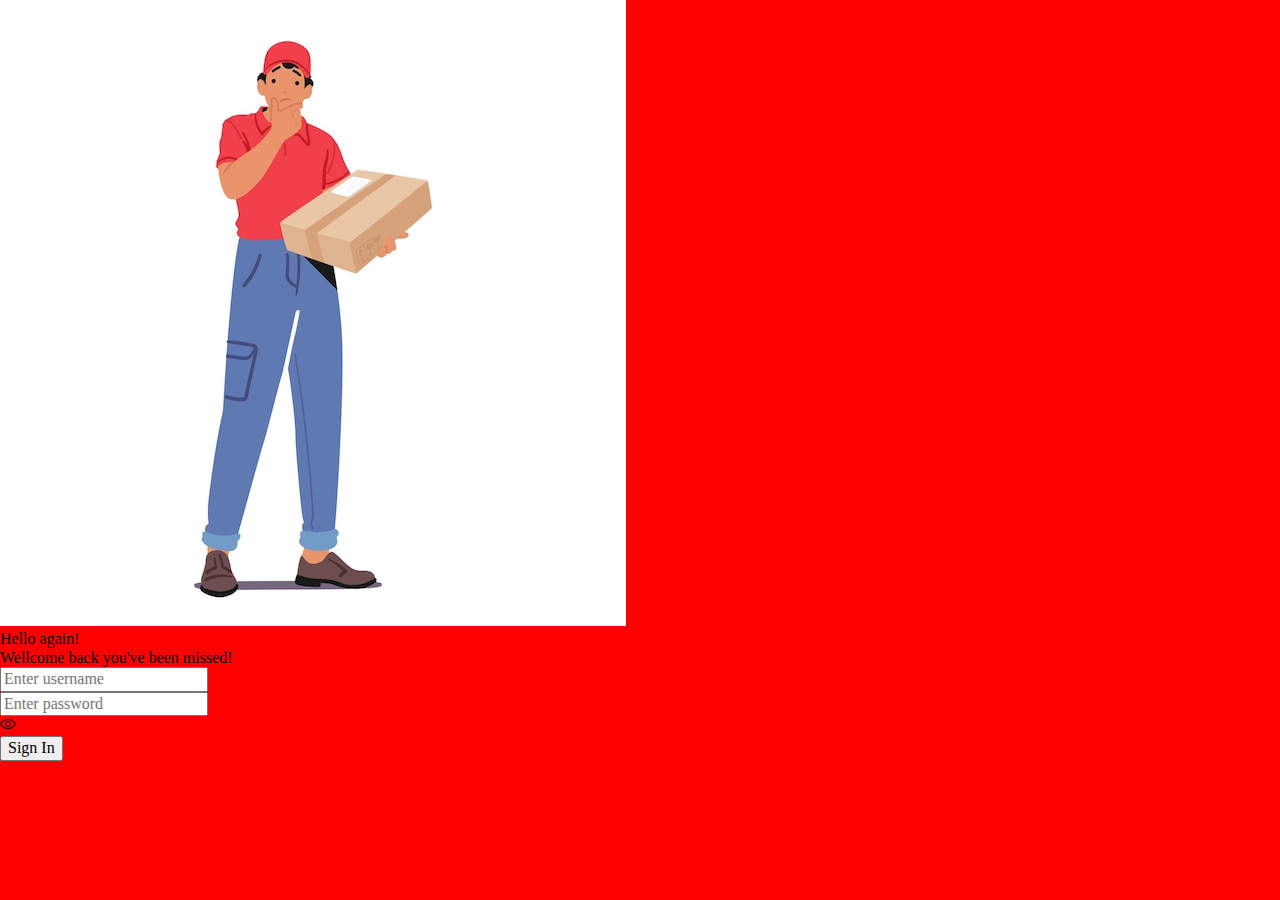
<file: index.html>
<!DOCTYPE html>
<html>
  <head>
    <title>Charity</title>
    <head>
      <meta charset="UTF-8" />
    </head>
    <link rel="stylesheet" href="normalize.css" />
    <link rel="stylesheet" href="index.css" />

    <link rel="preconnect" href="https://fonts.googleapis.com" />
    <link rel="preconnect" href="https://fonts.gstatic.com" crossorigin />
    <link
      href="https://fonts.googleapis.com/css2?family=Winky+Sans:ital,wght@0,300..900;1,300..900&display=swap"
      rel="stylesheet"
    />
  </head>
  <body>
    <div class="container">
      <div class="image">
        <img src="./images/courier.jpg" />
      </div>
      <div class="wrapper">
        <div class="content">
          <div class="title">Hello again!</div>
          <div class="subtitle">Wellcome back you've been missed!</div>
          <input class="input" placeholder="Enter username" />
          <div class="password-input-container">
            <input
              class="password-input"
              placeholder="Enter password"
              type="password"
            />
            <div class="password-eye">
              <img class="password-eye-img" src="./images/show.png" />
            </div>
          </div>
          <button class="button">Sign In</button>
        </div>
      </div>
    </div>

    <script src="index.js"></script>
  </body>
</html>
</file>
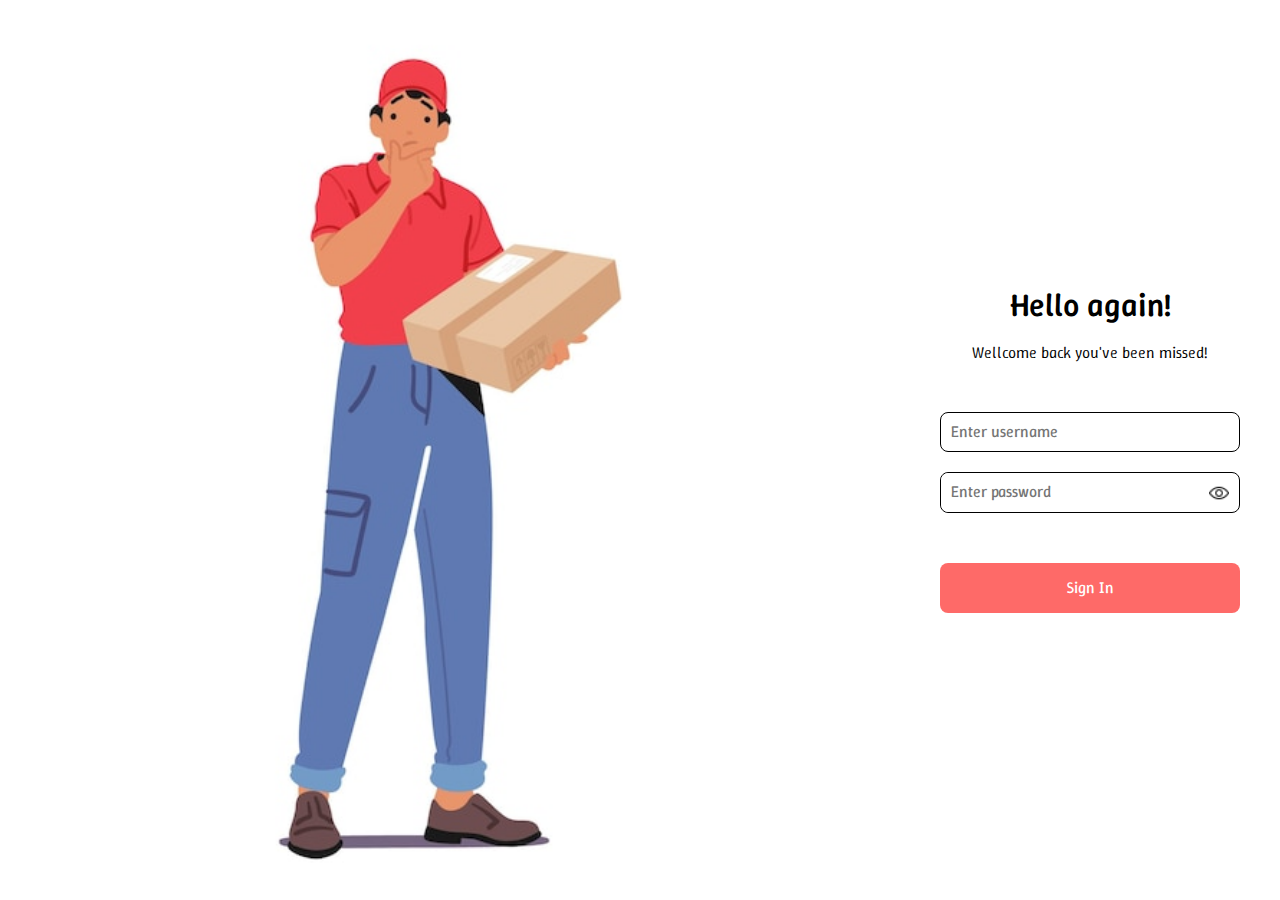
<file: screens/login/index.html>
<!DOCTYPE html>
<html>
  <head>
    <title>Charity</title>
    <head>
      <meta charset="UTF-8" />
    </head>
    <link rel="stylesheet" href="../../normalize.css" />
    <link rel="stylesheet" href="./index.css" />

    <link rel="preconnect" href="https://fonts.googleapis.com" />
    <link rel="preconnect" href="https://fonts.gstatic.com" crossorigin />
    <link
      href="https://fonts.googleapis.com/css2?family=Winky+Sans:ital,wght@0,300..900;1,300..900&display=swap"
      rel="stylesheet"
    />
  </head>
  <body>
    <div class="container">
      <div class="image">
        <img src="../../images/courier.jpg" />
      </div>
      <div class="wrapper">
        <div class="content">
          <div class="title">Hello again!</div>
          <div class="subtitle">Wellcome back you've been missed!</div>
          <input class="input" placeholder="Enter username" />
          <div class="password-input-container">
            <input
              class="password-input"
              placeholder="Enter password"
              type="password"
            />
            <div class="password-eye">
              <img class="password-eye-img" src="../../images/show.png" />
            </div>
          </div>
          <button class="button">Sign In</button>
        </div>
      </div>
    </div>

    <script src="./index.js"></script>
  </body>
</html>
</file>
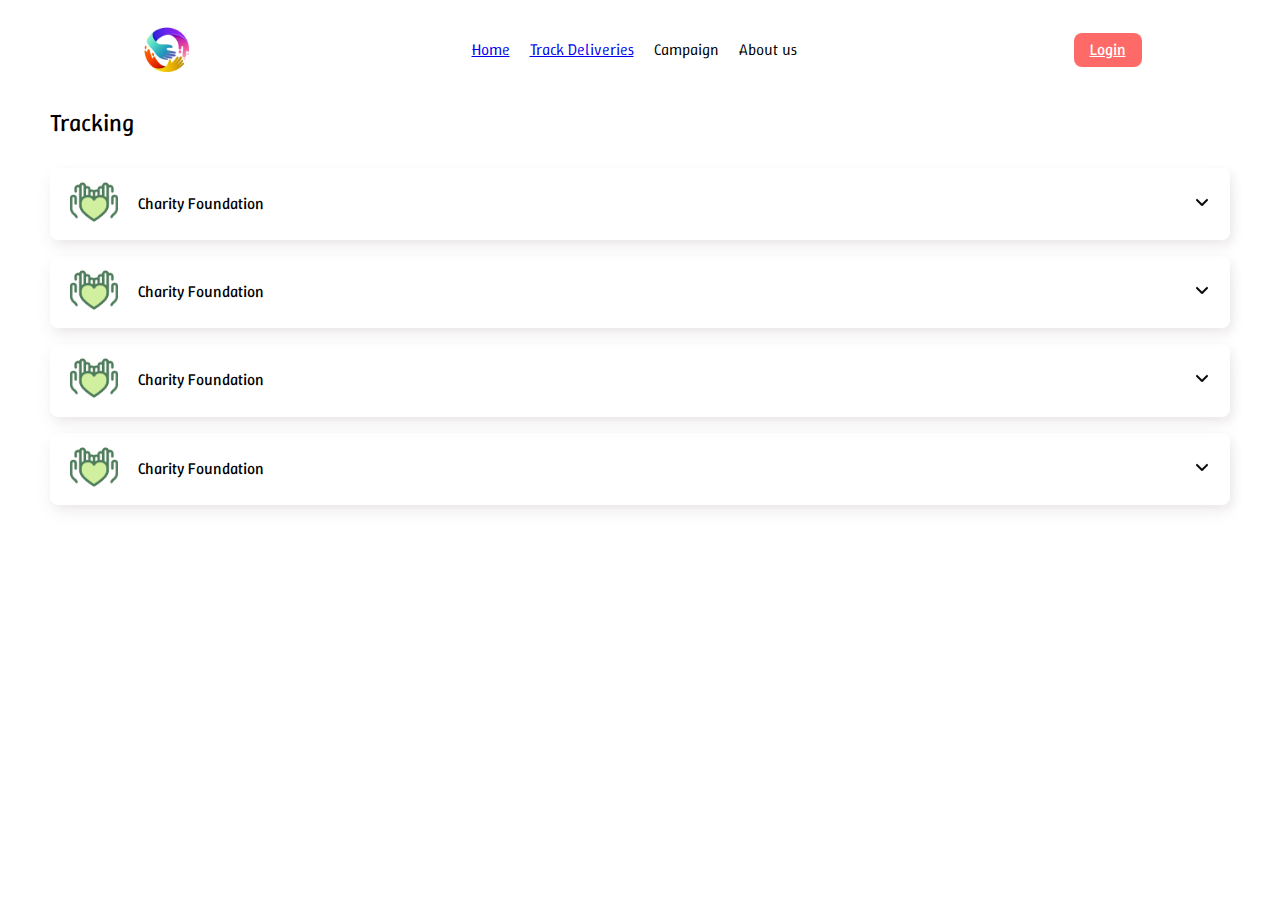
<file: screens/tracking/index.html>
<!DOCTYPE html>
<html>
  <head>
    <title>Charity</title>
    <head>
      <meta charset="UTF-8" />
    </head>
    <link rel="stylesheet" href="../../normalize.css" />
    <link rel="stylesheet" href="./index.css" />

    <link rel="preconnect" href="https://fonts.googleapis.com" />
    <link rel="preconnect" href="https://fonts.gstatic.com" crossorigin />
    <link
      href="https://fonts.googleapis.com/css2?family=Winky+Sans:ital,wght@0,300..900;1,300..900&display=swap"
      rel="stylesheet"
    />
  </head>
  <body>
    <div class="main-page-wrapper">
      <div class="main-nav-container">
        <div class="main-logo">
          <a href="/screens/main-page/"><img src="../../images/logo.png" /></a>
        </div>
        <div class="main-nav-buttons">
          <div class="main-nav-button-text">
            <a href="/screens/main-page">Home</a>
          </div>
          <div class="main-nav-button-text">
            <a href="/screens/tracking">Track Deliveries</a>
          </div>
          <div class="main-nav-button-text">Campaign</div>
          <div class="main-nav-button-text">About us</div>
        </div>
        <a href="/screens/login" class="main-nav-button main-button">Login</a>
      </div>
      <div class="tracking-container">
        <div class="tracking-title">Tracking</div>
        <div class="tracking-list">
          <div class="tracking-item">
            <div class="tracking-item-header">
              <div class="tracking-item-text">
                <div class="tracking-item-avatar">
                  <img src="../../images/charity-avatar.png" />
                </div>
                <div>Charity Foundation</div>
              </div>
              <div class="tracking-item-expand">
                <img
                  class="tracking-item-expand-img"
                  src="../../images/carret-down.png"
                />
              </div>
            </div>
            <div class="tracking-item-content">
              <div class="tracking-bar-container">
                <div class="tracking-bar"></div>
                <div class="tracking-bar--filled"></div>
                <div class="tracking-circle-list">
                  <div class="tracking-circle-item-container">
                    <div
                      class="tracking-circle-item tracking-circle-item--filled"
                    >
                      <img
                        class="tracking-check-mark"
                        src="../../images/check-mark.png"
                      />
                    </div>
                    <div>Ordered</div>
                  </div>
                  <div class="tracking-circle-item-container">
                    <div
                      class="tracking-circle-item tracking-circle-item--filled"
                    >
                      <img src="../../images/courier-car.png" />
                    </div>
                    <div>Ready</div>
                  </div>
                  <div class="tracking-circle-item-container">
                    <div class="tracking-circle-item">
                      <img
                        class="tracking-check-mark"
                        src="../../images/check-mark.png"
                      />
                    </div>
                    <div>Shipped</div>
                  </div>
                  <div class="tracking-circle-item-container">
                    <div class="tracking-circle-item">
                      <img
                        class="tracking-check-mark"
                        src="../../images/check-mark.png"
                      />
                    </div>
                    <div>Estimated Delivery</div>
                  </div>
                </div>
              </div>
              <div class="tracking-item-info-container">
                <div class="tracking-item-info-title">Tracking Details</div>
                <div class="tracking-item-info-content">
                  <div class="tracking-item-info-cell">
                    <div class="tracking-item-cell-title">
                      Order Description
                    </div>
                    <div>
                      Lorem ipsum dolor sit amet, consectetur adipiscing elit.
                      Phasellus id justo eu purus volutpat faucibus sed id
                      justo. Aenean in ipsum at nisl finibus dapibus. In varius
                      mauris tempor orci convallis iaculis sed et felis. Quisque
                      id consequat ipsum. Aliquam erat volutpat. Pellentesque
                      hendrerit massa blandit pulvinar sollicitudin.
                    </div>
                  </div>
                  <div class="tracking-item-info-cell">
                    <div class="tracking-item-cell-title">AWB</div>
                    <div class="tracking-item-cell-text">
                      12345789
                      <span
                        ><a
                          class="tracking-item-anchor"
                          href="https://www.cargus.ro/personal/urmareste-coletul/?tracking_number=ads&Urm%C4%83re%C8%99te=Urm%C4%83re%C8%99te"
                          >(View Details)</a
                        ></span
                      >
                    </div>
                  </div>
                </div>
              </div>
            </div>
          </div>
          <div class="tracking-item">
            <div class="tracking-item-header">
              <div class="tracking-item-text">
                <div class="tracking-item-avatar">
                  <img src="../../images/charity-avatar.png" />
                </div>
                <div>Charity Foundation</div>
              </div>
              <div class="tracking-item-expand">
                <img
                  class="tracking-item-expand-img"
                  src="../../images/carret-down.png"
                />
              </div>
            </div>
            <div class="tracking-item-content">
              <div class="tracking-bar-container">
                <div class="tracking-bar"></div>
                <div class="tracking-bar--filled"></div>
                <div class="tracking-circle-list">
                  <div class="tracking-circle-item-container">
                    <div
                      class="tracking-circle-item tracking-circle-item--filled"
                    >
                      <img
                        class="tracking-check-mark"
                        src="../../images/check-mark.png"
                      />
                    </div>
                    <div>Ordered</div>
                  </div>
                  <div class="tracking-circle-item-container">
                    <div
                      class="tracking-circle-item tracking-circle-item--filled"
                    >
                      <img src="../../images/courier-car.png" />
                    </div>
                    <div>Ready</div>
                  </div>
                  <div class="tracking-circle-item-container">
                    <div class="tracking-circle-item">
                      <img
                        class="tracking-check-mark"
                        src="../../images/check-mark.png"
                      />
                    </div>
                    <div>Shipped</div>
                  </div>
                  <div class="tracking-circle-item-container">
                    <div class="tracking-circle-item">
                      <img
                        class="tracking-check-mark"
                        src="../../images/check-mark.png"
                      />
                    </div>
                    <div>Estimated Delivery</div>
                  </div>
                </div>
              </div>
              <div class="tracking-item-info-container">
                <div class="tracking-item-info-title">Tracking Details</div>
                <div class="tracking-item-info-content">
                  <div class="tracking-item-info-cell">
                    <div class="tracking-item-cell-title">
                      Order Description
                    </div>
                    <div>
                      Lorem ipsum dolor sit amet, consectetur adipiscing elit.
                      Phasellus id justo eu purus volutpat faucibus sed id
                      justo. Aenean in ipsum at nisl finibus dapibus. In varius
                      mauris tempor orci convallis iaculis sed et felis. Quisque
                      id consequat ipsum. Aliquam erat volutpat. Pellentesque
                      hendrerit massa blandit pulvinar sollicitudin.
                    </div>
                  </div>
                  <div class="tracking-item-info-cell">
                    <div class="tracking-item-cell-title">AWB</div>
                    <div class="tracking-item-cell-text">
                      12345789
                      <span
                        ><a
                          class="tracking-item-anchor"
                          href="https://www.cargus.ro/personal/urmareste-coletul/?tracking_number=ads&Urm%C4%83re%C8%99te=Urm%C4%83re%C8%99te"
                          >(View Details)</a
                        ></span
                      >
                    </div>
                  </div>
                </div>
              </div>
            </div>
          </div>
          <div class="tracking-item">
            <div class="tracking-item-header">
              <div class="tracking-item-text">
                <div class="tracking-item-avatar">
                  <img src="../../images/charity-avatar.png" />
                </div>
                <div>Charity Foundation</div>
              </div>
              <div class="tracking-item-expand">
                <img
                  class="tracking-item-expand-img"
                  src="../../images/carret-down.png"
                />
              </div>
            </div>
            <div class="tracking-item-content">
              <div class="tracking-bar-container">
                <div class="tracking-bar"></div>
                <div class="tracking-bar--filled"></div>
                <div class="tracking-circle-list">
                  <div class="tracking-circle-item-container">
                    <div
                      class="tracking-circle-item tracking-circle-item--filled"
                    >
                      <img
                        class="tracking-check-mark"
                        src="../../images/check-mark.png"
                      />
                    </div>
                    <div>Ordered</div>
                  </div>
                  <div class="tracking-circle-item-container">
                    <div
                      class="tracking-circle-item tracking-circle-item--filled"
                    >
                      <img src="../../images/courier-car.png" />
                    </div>
                    <div>Ready</div>
                  </div>
                  <div class="tracking-circle-item-container">
                    <div class="tracking-circle-item">
                      <img
                        class="tracking-check-mark"
                        src="../../images/check-mark.png"
                      />
                    </div>
                    <div>Shipped</div>
                  </div>
                  <div class="tracking-circle-item-container">
                    <div class="tracking-circle-item">
                      <img
                        class="tracking-check-mark"
                        src="../../images/check-mark.png"
                      />
                    </div>
                    <div>Estimated Delivery</div>
                  </div>
                </div>
              </div>
              <div class="tracking-item-info-container">
                <div class="tracking-item-info-title">Tracking Details</div>
                <div class="tracking-item-info-content">
                  <div class="tracking-item-info-cell">
                    <div class="tracking-item-cell-title">
                      Order Description
                    </div>
                    <div>
                      Lorem ipsum dolor sit amet, consectetur adipiscing elit.
                      Phasellus id justo eu purus volutpat faucibus sed id
                      justo. Aenean in ipsum at nisl finibus dapibus. In varius
                      mauris tempor orci convallis iaculis sed et felis. Quisque
                      id consequat ipsum. Aliquam erat volutpat. Pellentesque
                      hendrerit massa blandit pulvinar sollicitudin.
                    </div>
                  </div>
                  <div class="tracking-item-info-cell">
                    <div class="tracking-item-cell-title">AWB</div>
                    <div class="tracking-item-cell-text">
                      12345789
                      <span
                        ><a
                          class="tracking-item-anchor"
                          href="https://www.cargus.ro/personal/urmareste-coletul/?tracking_number=ads&Urm%C4%83re%C8%99te=Urm%C4%83re%C8%99te"
                          >(View Details)</a
                        ></span
                      >
                    </div>
                  </div>
                </div>
              </div>
            </div>
          </div>
          <div class="tracking-item">
            <div class="tracking-item-header">
              <div class="tracking-item-text">
                <div class="tracking-item-avatar">
                  <img src="../../images/charity-avatar.png" />
                </div>
                <div>Charity Foundation</div>
              </div>
              <div class="tracking-item-expand">
                <img
                  class="tracking-item-expand-img"
                  src="../../images/carret-down.png"
                />
              </div>
            </div>
            <div class="tracking-item-content">
              <div class="tracking-bar-container">
                <div class="tracking-bar"></div>
                <div class="tracking-bar--filled"></div>
                <div class="tracking-circle-list">
                  <div class="tracking-circle-item-container">
                    <div
                      class="tracking-circle-item tracking-circle-item--filled"
                    >
                      <img
                        class="tracking-check-mark"
                        src="../../images/check-mark.png"
                      />
                    </div>
                    <div>Ordered</div>
                  </div>
                  <div class="tracking-circle-item-container">
                    <div
                      class="tracking-circle-item tracking-circle-item--filled"
                    >
                      <img src="../../images/courier-car.png" />
                    </div>
                    <div>Ready</div>
                  </div>
                  <div class="tracking-circle-item-container">
                    <div class="tracking-circle-item">
                      <img
                        class="tracking-check-mark"
                        src="../../images/check-mark.png"
                      />
                    </div>
                    <div>Shipped</div>
                  </div>
                  <div class="tracking-circle-item-container">
                    <div class="tracking-circle-item">
                      <img
                        class="tracking-check-mark"
                        src="../../images/check-mark.png"
                      />
                    </div>
                    <div>Estimated Delivery</div>
                  </div>
                </div>
              </div>
              <div class="tracking-item-info-container">
                <div class="tracking-item-info-title">Tracking Details</div>
                <div class="tracking-item-info-content">
                  <div class="tracking-item-info-cell">
                    <div class="tracking-item-cell-title">
                      Order Description
                    </div>
                    <div>
                      Lorem ipsum dolor sit amet, consectetur adipiscing elit.
                      Phasellus id justo eu purus volutpat faucibus sed id
                      justo. Aenean in ipsum at nisl finibus dapibus. In varius
                      mauris tempor orci convallis iaculis sed et felis. Quisque
                      id consequat ipsum. Aliquam erat volutpat. Pellentesque
                      hendrerit massa blandit pulvinar sollicitudin.
                    </div>
                  </div>
                  <div class="tracking-item-info-cell">
                    <div class="tracking-item-cell-title">AWB</div>
                    <div class="tracking-item-cell-text">
                      12345789
                      <span
                        ><a
                          class="tracking-item-anchor"
                          href="https://www.cargus.ro/personal/urmareste-coletul/?tracking_number=ads&Urm%C4%83re%C8%99te=Urm%C4%83re%C8%99te"
                          >(View Details)</a
                        ></span
                      >
                    </div>
                  </div>
                </div>
              </div>
            </div>
          </div>
        </div>
      </div>
    </div>
    <script src="./index.js"></script>
  </body>
</html>
</file>
<file: index.css>
body {
  background-color: red;
}
</file>
<file: screens/login/index.css>
* {
  font-family: "Winky Sans", sans-serif;
  box-sizing: border-box;
}

.container {
  display: flex;
  height: 100vh;
  justify-content: space-between;
}

.image {
  display: flex;
}

.wrapper {
  display: flex;
  justify-content: center;
  width: 100%;
  align-items: center;
}

.content {
  display: flex;
  flex-direction: column;
  align-items: center;
  row-gap: 20px;
  width: 300px;
}

.input:focus,
.password-input:focus {
  outline: none;
}

.input,
.password-input {
  padding: 10px;
  border-radius: 8px;
  border: 1px solid black;
  width: 100%;
}

.password-input-container {
  display: flex;
  align-items: center;
  border: 1px solid black;
  border-radius: 8px;
  width: 100%;

  .password-input {
    border: none;
  }

  .password-eye {
    margin-right: 10px;
    cursor: pointer;
    height: 20px;

    img {
      height: 100%;
    }
  }
}

.button {
  background: none;
  border: none;
  cursor: pointer;
  background-color: #fe6a68;
  padding: 16px;
  border-radius: 8px;
  width: 100%;
  color: #fff;
  margin-top: 30px;
}

.title {
  font-size: 32px;
  font-weight: 500;
}

.subtitle {
  font-weight: 300;
  margin-bottom: 30px;
}
</file>
<file: screens/tracking/index.css>
* {
  font-family: "Winky Sans", sans-serif;
  box-sizing: border-box;
}

.main-page-wrapper {
  height: 100vh;
}

.main-nav-container {
  display: flex;
  justify-content: space-around;
  padding-top: 20px;
  align-items: center;
  height: 80px;
}

.main-logo {
  height: 56px;

  a {
    cursor: pointer;
  }

  img {
    height: 100%;
  }
}

.main-nav-buttons {
  display: flex;
  column-gap: 20px;
}

.main-nav-button-text {
  font-weight: 300;
  cursor: pointer;

  a {
    cursor: pointer;
  }
}

.main-button {
  background: none;
  border: none;
  cursor: pointer;
  background-color: #fe6a68;
  padding: 8px 16px;
  border-radius: 8px;
  color: #fff;
}

a.main-nav-button {
  color: #fff;
  cursor: pointer;
}

.tracking-container {
  margin: 0 50px;
  display: flex;
  flex-direction: column;
  row-gap: 30px;
  margin-top: 30px;
}

.tracking-list {
  display: flex;
  flex-direction: column;
  row-gap: 16px;
}

.tracking-title {
  font-size: 24px;
}

.tracking-item {
  border-radius: 8px;
  padding: 10px 20px;
  box-shadow: 0.25rem 0.25rem 0.6rem rgba(0, 0, 0, 0.05),
    0 0.5rem 1.125rem rgba(75, 0, 0, 0.05);
}

.tracking-item-header {
  display: flex;
  justify-content: space-between;
  align-items: center;
}

.tracking-item-text {
  display: flex;
  align-items: center;
  column-gap: 20px;
}

.tracking-item-avatar {
  width: 48px;

  img {
    width: 100%;
  }
}

.tracking-item-expand {
  width: 16px;
  cursor: pointer;

  img {
    width: 100%;
  }
}

.tracking-item-content {
  display: none;
  margin-bottom: 10px;
  flex-direction: column;
  row-gap: 40px;

  .tracking-bar-container {
    position: relative;
    width: 100%;
    height: 50px;
    display: flex;
    align-items: center;

    .tracking-bar {
      width: 92%;
      height: 12px;
      background-color: grey;
      margin: 0 auto;
    }

    .tracking-bar--filled {
      position: absolute;
      width: 32%;
      height: 12px;
      background-color: blue;
      margin-left: 10px;
    }

    .tracking-circle-list {
      position: absolute;
      width: 100%;
      display: flex;
      justify-content: space-between;

      .tracking-circle-item {
        width: 40px;
        height: 40px;
        background-color: #fff;
        border: 4px solid grey;
        border-radius: 50%;
        display: flex;
        justify-content: center;
        align-items: center;

        img {
          width: 100%;
        }
      }

      .tracking-circle-item--filled {
        border-color: blue;
      }
    }
  }

  .tracking-check-mark {
    width: 18px !important;
    height: 18px;
  }
}

.content-expand {
  display: flex;
}

.tracking-circle-item-container {
  margin-top: 18px;
  display: flex;
  flex-direction: column;
  align-items: center;
  row-gap: 4px;
}

.tracking-item-info-container {
  display: flex;
  flex-direction: column;
  row-gap: 20px;

  .tracking-item-info-title {
    font-size: 24px;
  }

  .tracking-item-info-content {
    display: flex;
    flex-direction: column;
    row-gap: 10px;
  }

  .tracking-item-info-cell {
    display: flex;
    flex-direction: column;
    font-weight: 300;
    row-gap: 5px;
    width: 70%;

    .tracking-item-cell-title {
      font-weight: 400;
    }

    .tracking-item-anchor {
      margin-left: 5px;
      cursor: pointer;
      color: #fe6a68;
    }
  }
}
</file>
